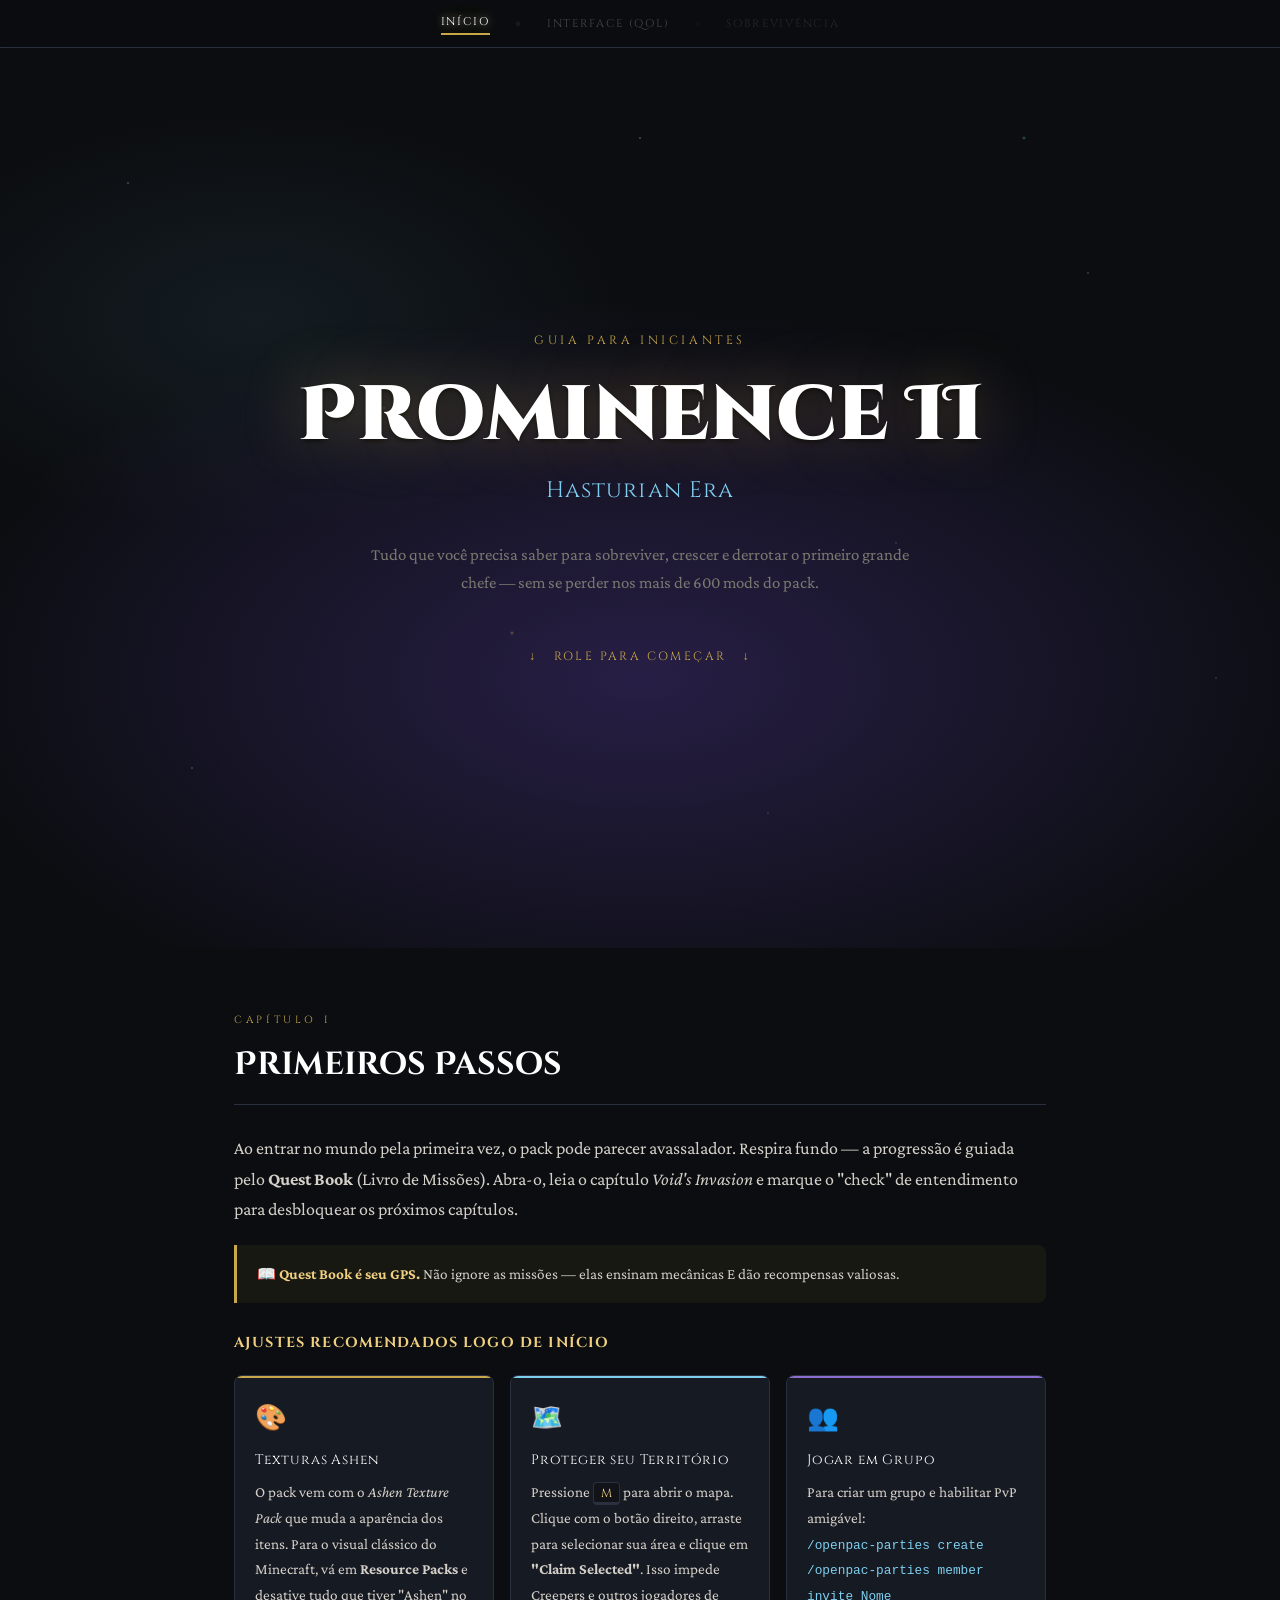
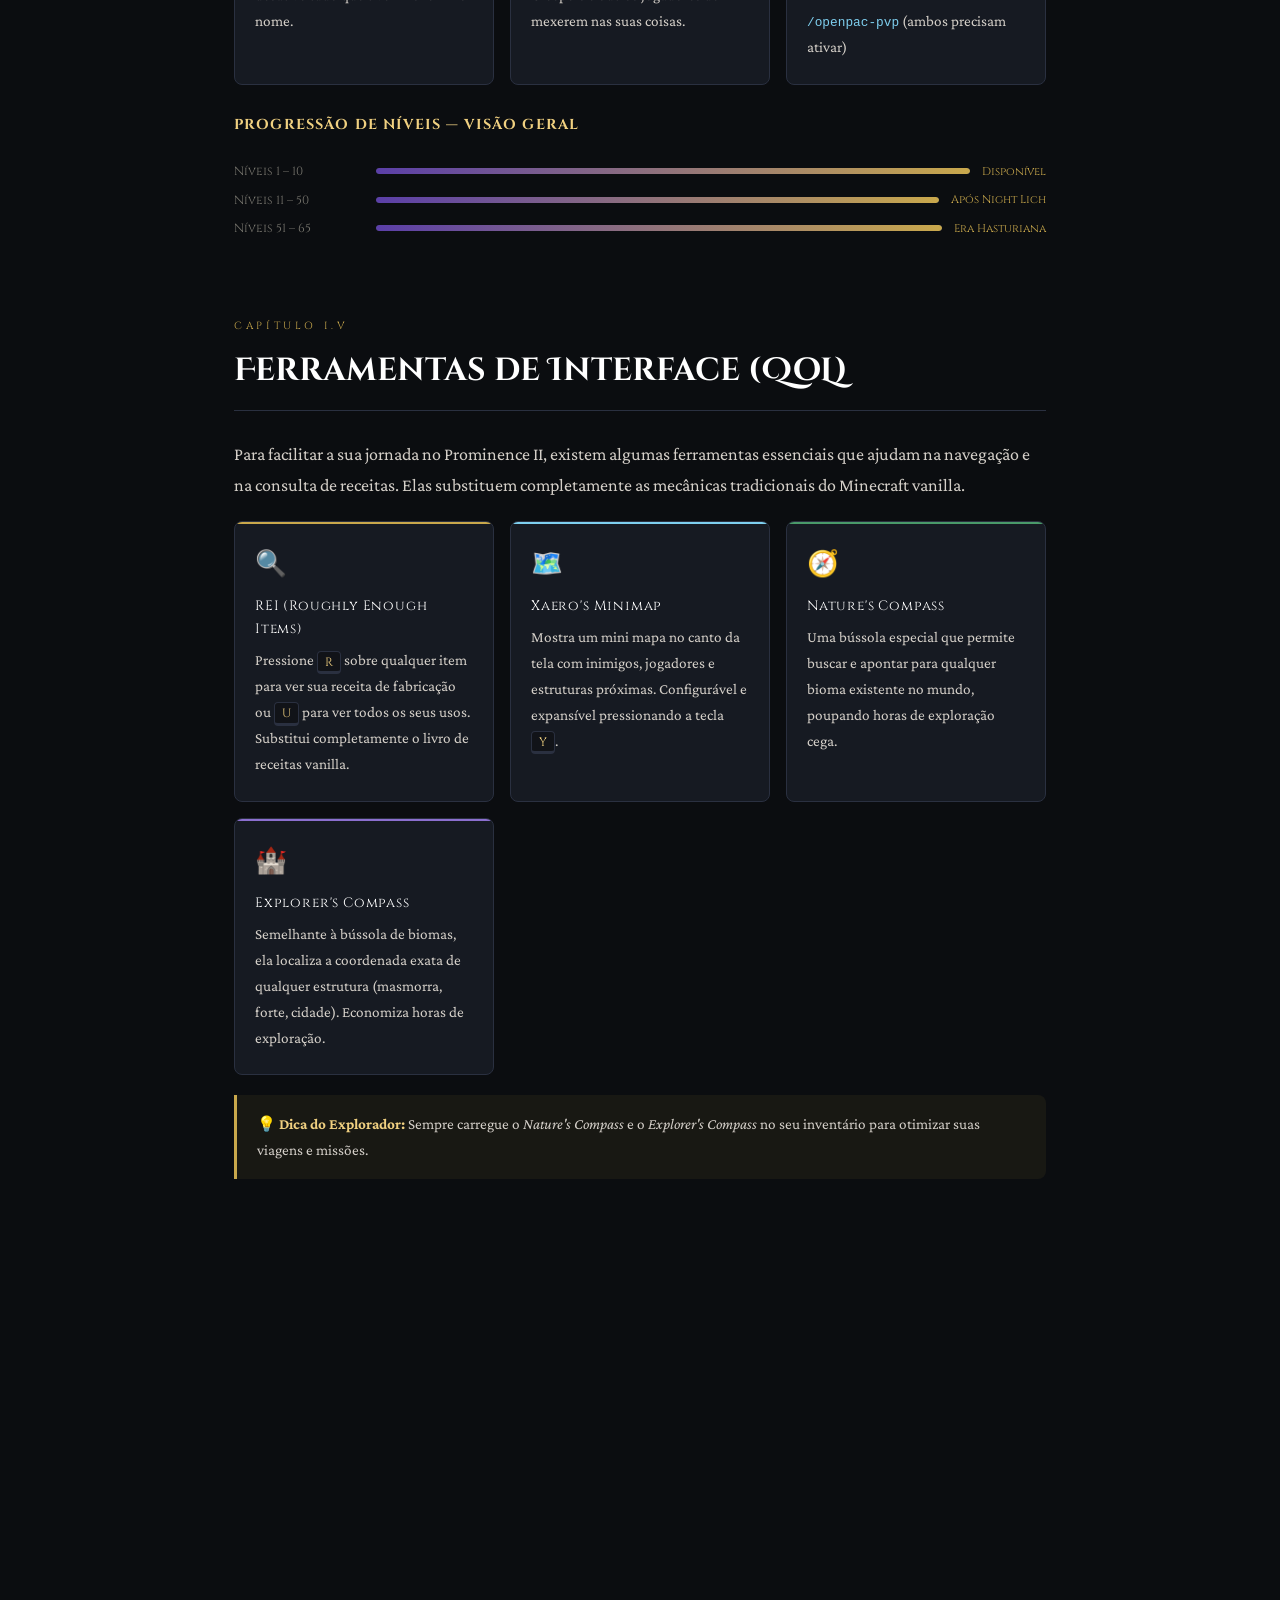
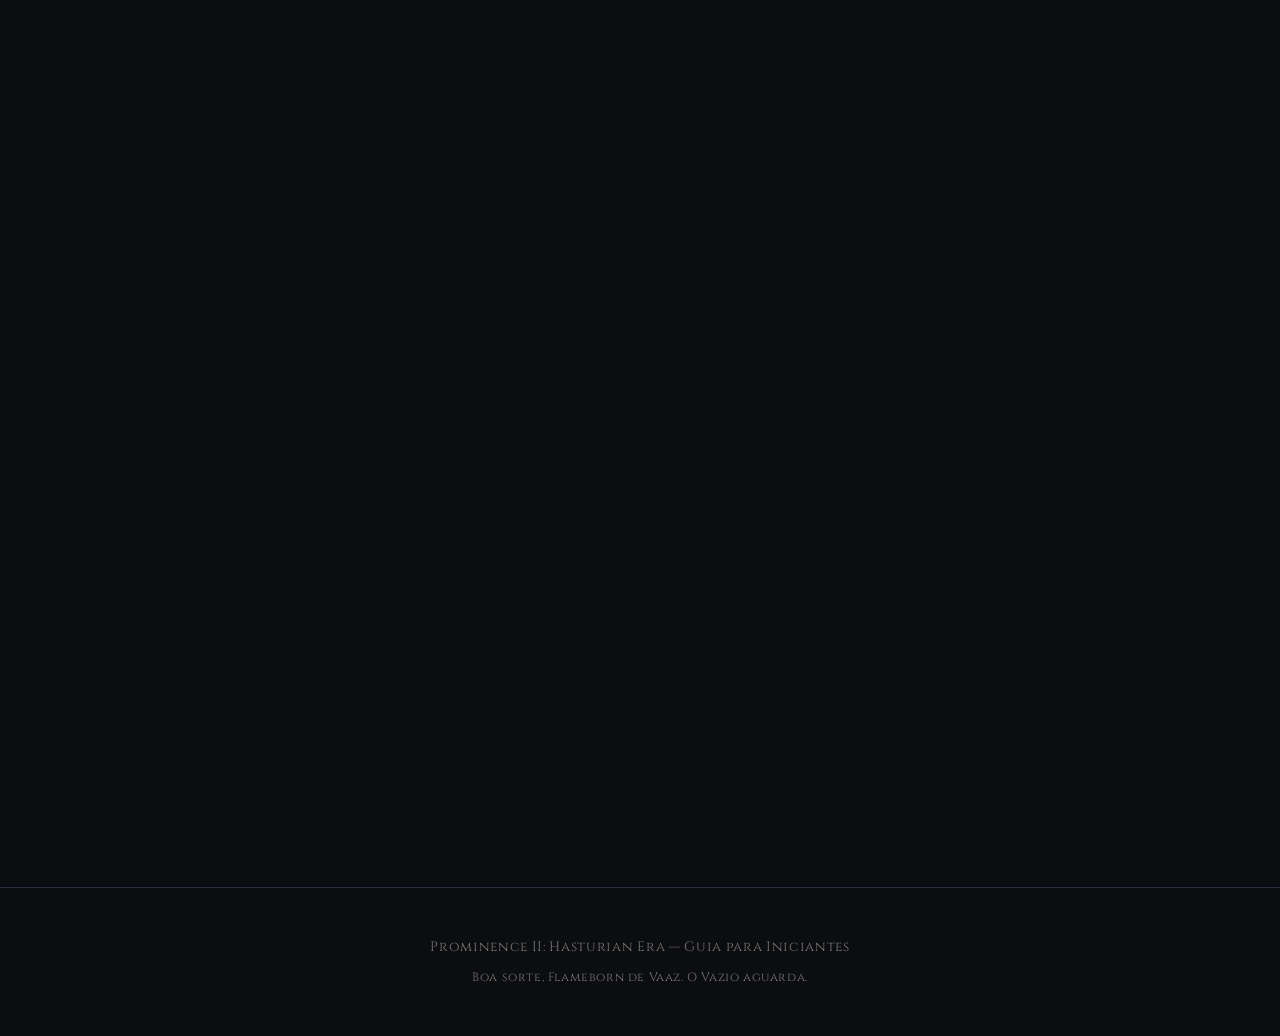
<file: index.html>
<!DOCTYPE html>
<html lang="pt-BR">
<head>
  <meta charset="UTF-8">
  <meta name="viewport" content="width=device-width, initial-scale=1.0">
  <title>Guia Iniciante — Prominence II: Hasturian Era</title>
  <link href="https://fonts.googleapis.com/css2?family=Cinzel+Decorative:wght@700;900&family=Cinzel:wght@400;600&family=Crimson+Pro:ital,wght@0,300;0,400;0,600;1,300;1,400&display=swap" rel="stylesheet">
  <link rel="stylesheet" href="assets/css/style.css">
</head>
<body>

<!-- NAV -->
<nav>
  <a href="#inicio">Início</a>
  <span class="nav-dot">◆</span>
  <a href="#qol">Interface (QoL)</a>
  <span class="nav-dot">◆</span>
  <a href="#sobrevivencia">Sobrevivência</a>
  <span class="nav-dot">◆</span>
  <a href="#combate">Combate</a>
  <span class="nav-dot">◆</span>
  <a href="#talentos">Talentos</a>
  <span class="nav-dot">◆</span>
  <a href="#classes">Classes</a>
  <span class="nav-dot">◆</span>
  <a href="#equipamentos">Equipamentos</a>
  <span class="nav-dot">◆</span>
  <a href="#masmorras">Masmorras</a>
  <span class="nav-dot">◆</span>
  <a href="#chefe">Chefes Cap. 1</a>
  <span class="nav-dot">◆</span>
  <a href="#endremastered">End Remastered</a>
  <span class="nav-dot">◆</span>
  <a href="#adastra">Ad Astra</a>
  <span class="nav-dot">◆</span>
  <a href="#hastur">Era Hasturiana</a>
  <span class="nav-dot">◆</span>
  <a href="#wikis">Wikis & Links</a>
</nav>

<!-- HERO -->
<header>
  <div class="stars"></div>
  <p class="hero-eyebrow">Guia para Iniciantes</p>
  <h1 class="hero-title">Prominence II</h1>
  <p class="hero-sub">Hasturian Era</p>
  <p class="hero-desc">Tudo que você precisa saber para sobreviver, crescer e derrotar o primeiro grande chefe — sem se perder nos mais de 600 mods do pack.</p>
  <p class="scroll-cta">↓ &nbsp; Role para começar &nbsp; ↓</p>
</header>

<main>
  <!-- O roteador SPA irá carregar as seções dinamicamente aqui -->
  <div id="content-area"></div>
  <div id="scroll-sentinel" style="height: 20px;"></div>
</main>


  <template id="page-adastra">
    <section class="section" id="adastra">
      <p class="section-label">Capítulo VIII</p>
      <h2 class="section-title">Exploração Espacial (Ad Astra)</h2>

      <p>A exploração espacial no modpack <strong>Ad Astra</strong> é um conteúdo de <em>mid/late game</em>. Ela permite que você construa foguetes, vista trajes espaciais e viaje para outros planetas e sistemas solares em busca de minérios avançados essenciais para as receitas de fim de jogo.</p>

      <h3 style="font-family:'Cinzel',serif;font-size:.9rem;letter-spacing:.08em;color:var(--gold2);margin:1.75rem 0 .75rem;text-transform:uppercase;">Tiers de Foguetes e Destinos</h3>
      <p>A progressão espacial é dividida em 4 tiers de foguetes, cada um construído com materiais do destino anterior:</p>

      <div class="tbl-wrap">
        <table>
          <thead>
            <tr>
              <th>Tier</th>
              <th>Material Principal</th>
              <th>Destino</th>
              <th>O que encontrar / Recursos</th>
            </tr>
          </thead>
          <tbody>
            <tr>
              <td><strong>Tier 1</strong></td>
              <td>Aço (Steel)</td>
              <td>Lua (Moon)</td>
              <td>Minério de <strong>Desh</strong> e Lunarian Traders (comerciantes locais).</td>
            </tr>
            <tr>
              <td><strong>Tier 2</strong></td>
              <td>Desh</td>
              <td>Marte (Mars)</td>
              <td>Martian Raptors, novos minérios e materiais avançados.</td>
            </tr>
            <tr>
              <td><strong>Tier 3</strong></td>
              <td>Ostrum</td>
              <td>Vênus / Mercúrio</td>
              <td>Ambiente com chuva ácida e temperaturas extremas. Exige blindagens adicionais.</td>
            </tr>
            <tr>
              <td><strong>Tier 4</strong></td>
              <td>Calorite</td>
              <td>Glacio (Proxima Centauri)</td>
              <td>Planeta gelado contendo o chefe <strong>The Fallen Icon</strong> e micro-atmosfera respirável.</td>
            </tr>
          </tbody>
        </table>
      </div>

      <h3 style="font-family:'Cinzel',serif;font-size:.9rem;letter-spacing:.08em;color:var(--gold2);margin:2rem 0 .75rem;text-transform:uppercase;">Preparação Espacial & Sobrevivência</h3>
      
      <div class="card-grid">
        <div class="card" style="--accent:var(--red)">
          <div class="card-icon">👨‍🚀</div>
          <div class="card-title">Netherite Space Suit</div>
          <div class="card-body">
            Para sobreviver sem oxigênio e às temperaturas do espaço, você <strong>precisará fabricar o Netherite Space Suit</strong>. Não viaje sem encher seus tanques de oxigênio!
          </div>
        </div>
        <div class="card" style="--accent:var(--ice)">
          <div class="card-icon">❄️</div>
          <div class="card-title">Atmosfera de Glacio</div>
          <div class="card-body">
            <strong>Glacio</strong> é o único destino onde é possível remover o capacete em certas áreas protegidas e respirar de forma natural, apesar do frio extremo.
          </div>
        </div>
        <div class="card" style="--accent:var(--void2)">
          <div class="card-icon">👹</div>
          <div class="card-title">The Fallen Icon</div>
          <div class="card-body">
            O terrível chefe <strong>The Fallen Icon</strong> habita as profundezas do planeta Glacio. Prepare-se para uma das lutas mais complexas do late game.
          </div>
        </div>
      </div>
    </section>

  </template>
  <template id="page-chefe">
    <section class="section" id="chefe">
      <p class="section-label">Capítulo VII</p>
      <h2 class="section-title">Chefes do Capítulo 1 (Void's Invasion)</h2>

      <p>A progressão no Capítulo 1 exige a derrota de 5 chefes obrigatórios. Ao atingir o nível 10, sua progressão de talentos será <strong>bloqueada</strong> até você derrotar o primeiro grande chefe: o <strong>Night Lich</strong>. Após derrotá-lo, o limite de nível de talento é expandido para 50, abrindo o caminho para os outros chefes necessários para fechar o capítulo.</p>

      <!-- NIGHT LICH -->
      <div class="boss-block">
        <div class="boss-name">☽ Night Lich</div>
        <p>Um chefe voador e de ataque à distância que habita uma torre sombria. Recomendado ter pelo menos <strong>armadura de ferro ou aço</strong>, <strong>arco com flechas</strong> e alguns <strong>Health Flasks</strong> das Mine Cells.</p>

        <h3 style="font-family:'Cinzel',serif;font-size:.85rem;letter-spacing:.08em;color:var(--void2);margin:1.5rem 0 .75rem;text-transform:uppercase;">Como Encontrar e Invocar</h3>

        <ol class="steps">
          <li>
            <span class="step-num"></span>
            <div class="step-content">
              <div class="step-title">Coletar 4 Soul Stars</div>
              <p>Mate monstros mortos-vivos (zumbis e esqueletos). Cada um tem ~2-3% de chance de soltar uma <strong>Soul Star</strong>. Você precisa de 4.</p>
            </div>
          </li>
          <li>
            <span class="step-num"></span>
            <div class="step-content">
              <div class="step-title">Localizar a Torre</div>
              <p>Arremesse as Soul Stars (como se fossem Pérolas do Ender). Elas vão indicar a <strong>direção da Lich Tower</strong>. Siga até encontrar a torre.</p>
            </div>
          </li>
          <li>
            <span class="step-num"></span>
            <div class="step-content">
              <div class="step-title">Suba ao Topo</div>
              <p>Escale a torre, evitando armadilhas e inimigos no caminho. Leve comida suficiente.</p>
            </div>
          </li>
          <li>
            <span class="step-num"></span>
            <div class="step-content">
              <div class="step-title">Invocar o Night Lich</div>
              <p>No topo, coloque as <strong>4 Soul Stars nos quatro altares</strong>. O chefe será invocado imediatamente.</p>
            </div>
          </li>
          <li>
            <span class="step-num"></span>
            <div class="step-content">
              <div class="step-title">A Batalha</div>
              <p>Ele voa e ataca à distância. <strong>Use arco ou magia</strong> — mesmo guerreiros devem ter um arco para este encontro. Fique em movimento, use os Health Flasks e seja persistente.</p>
            </div>
          </li>
        </ol>
      </div>

      <h3 style="font-family:'Cinzel',serif;font-size:.9rem;letter-spacing:.08em;color:var(--gold2);margin:2.5rem 0 .75rem;text-transform:uppercase;">Outros Chefes Obrigatórios do Capítulo 1</h3>
      <p>Após derrotar o Night Lich, você precisará encontrar e derrotar estes 4 chefes adicionais para fechar o capítulo e desbloquear os seguintes da invasão do Vazio:</p>

      <div class="tbl-wrap">
        <table>
          <thead>
            <tr>
              <th>Chefe</th>
              <th>Localização</th>
              <th>Descrição & Observações de Combate</th>
            </tr>
          </thead>
          <tbody>
            <tr>
              <td><strong>Nether Gauntlet</strong> 🥊</td>
              <td>Dimensão: <strong>Nether</strong></td>
              <td>Sentinela de fogo flutuante. Causa dano de fogo constante; é altamente recomendável levar poções de resistência a fogo.</td>
            </tr>
            <tr>
              <td><strong>Blackstone Golem</strong> 🪨</td>
              <td>Dimensão: <strong>Nether</strong></td>
              <td>Guerreiro de pedra massivo. Causa dano físico extremo a curta distância. Mantenha distância e utilize ataques de longo alcance.</td>
            </tr>
            <tr>
              <td><strong>The Obsidilith</strong> 🌀</td>
              <td>Dimensão: <strong>Underworld</strong></td>
              <td>Entidade de obsidiana de fase avançada. Seus golpes causam quebra de postura. Prepare uma armadura robusta e devidamente reforjada (reforge gear) antes de enfrentá-lo.</td>
            </tr>
            <tr>
              <td><strong>The Eye</strong> 👁️</td>
              <td><strong>Dimensão Especial do Vazio</strong></td>
              <td>O chefe final que encerra a <em>Invasão do Vazio</em> no Capítulo 1. Uma luta complexa com várias fases e projéteis teleguiados.</td>
            </tr>
          </tbody>
        </table>
      </div>

      <div class="tip"><strong>🏆 Conclusão do Capítulo 1:</strong> Ao derrotar <strong>The Eye</strong>, a invasão do Vazio no capítulo 1 é totalmente vencida, liberando novos limites de nível e abrindo os capítulos de late game no Quest Book!</div>
    </section>

  </template>
  <template id="page-classes">
    <section class="section" id="classes">
      <p class="section-label">Capítulo IV</p>
      <h2 class="section-title">Classes e Arquétipos</h2>

      <p>Não existe uma classe "errada" — cada uma tem seu estilo de jogo. Escolha de acordo com como você prefere jogar.</p>

      <div class="class-grid">
        <div class="class-card" style="--accent:var(--red)">
          <div class="class-emoji">⚔️</div>
          <div class="class-name">Warrior</div>
          <div class="class-desc">Alto dano físico corpo a corpo. Mais fácil de aprender. Ótimo para iniciantes.</div>
        </div>
        <div class="class-card" style="--accent:#7a7870">
          <div class="class-emoji">🛡️</div>
          <div class="class-name">Protector</div>
          <div class="class-desc">Tanque do grupo. Alta vida e armadura. Perfeito para multiplayer.</div>
        </div>
        <div class="class-card" style="--accent:var(--green)">
          <div class="class-emoji">🏹</div>
          <div class="class-name">Ranger</div>
          <div class="class-desc">Dano à distância com arcos. Seguro contra chefes voadores. Recomendado para o Night Lich.</div>
        </div>
        <div class="class-card" style="--accent:var(--gold)">
          <div class="class-emoji">🗡️</div>
          <div class="class-name">Rogue</div>
          <div class="class-desc">Ataques ultra-rápidos em dual wielding. Bônus de 20%+ de velocidade de movimento.</div>
        </div>
        <div class="class-card" style="--accent:var(--void2)">
          <div class="class-emoji">🔮</div>
          <div class="class-name">Mage</div>
          <div class="class-desc">Arcano, Fogo ou Gelo. Alta exigência de skill. Dano devastador com runas e cajados.</div>
        </div>
        <div class="class-card" style="--accent:var(--ice)">
          <div class="class-emoji">💚</div>
          <div class="class-name">Healer</div>
          <div class="class-desc">Especialista em cura. Vital em servidores. Muito mais útil em grupo do que solo.</div>
        </div>
        <div class="class-card" style="--accent:#d4a0ff">
          <div class="class-emoji">🎵</div>
          <div class="class-name">Bard</div>
          <div class="class-desc">Suporte que dá buffs de dano e velocidade para o grupo. Excelente em multiplayer.</div>
        </div>
      </div>

      <div class="tip" style="margin-top:1.75rem"><strong>🎯 Recomendação para iniciantes:</strong> Comece como <strong>Warrior</strong> ou <strong>Ranger</strong>. São os mais intuitivos e funcionam bem mesmo sem dominar todos os sistemas.</div>

      <h3 style="font-family:'Cinzel',serif;font-size:.9rem;letter-spacing:.08em;color:var(--gold2);margin:1.75rem 0 .75rem;text-transform:uppercase;">Habilidades Ativas com Spellbinding</h3>
      <p>A <strong>Spellbinding Table</strong> (rodeada por estantes) permite criar livros de habilidade para sua classe. Coloque um livro normal + lapis-lazúli para criar manuais como o <em>Rogue Handbook</em> ou <em>Archery Manual</em>. Equipe o livro no slot de <strong>Trinkets</strong> para desbloquear habilidades ativas acionáveis por teclas.</p>
    </section>

  </template>
  <template id="page-combate">
    <section class="section" id="combate">
      <p class="section-label">Capítulo II.V</p>
      <h2 class="section-title">Sistema de Combate (Better Combat & Simply Swords)</h2>

      <p>O Prominence II altera radicalmente o combate padrão do Minecraft vanilla. Com o mod <strong>Better Combat</strong>, os combates são mais dinâmicos, rítmicos e exigem posicionamento preciso, lembrando mecânicas de jogos <em>Soulslike</em>.</p>

      <h3 style="font-family:'Cinzel',serif;font-size:.9rem;letter-spacing:.08em;color:var(--gold2);margin:1.75rem 0 .75rem;text-transform:uppercase;">Mecânicas do Better Combat</h3>
      <div class="card-grid">
        <div class="card" style="--accent:var(--red)">
          <div class="card-icon">⚔️</div>
          <div class="card-title">Hitbox Física Real</div>
          <div class="card-body">
            Suas armas agora têm volume físico real durante a animação de ataque. O dano é aplicado a todos os inimigos atingidos pela trajetória do golpe — não basta apenas apontar o cursor.
          </div>
        </div>
        <div class="card" style="--accent:var(--gold)">
          <div class="card-icon">⏱️</div>
          <div class="card-title">Timing Rítmico</div>
          <div class="card-body">
            Existe um tempo de preparação (upswing) e recuperação de postura. Atacar freneticamente sem ritmo fará você errar golpes. O combate recompensa paciência e precisão.
          </div>
        </div>
      </div>

      <h3 style="font-family:'Cinzel',serif;font-size:.9rem;letter-spacing:.08em;color:var(--gold2);margin:1.75rem 0 .75rem;text-transform:uppercase;">Novos Tipos de Armas (Simply Swords)</h3>
      <p>Diversos novos tipos de armas estão à sua disposição, cada uma com um estilo de jogo único e atributos de velocidade e alcance diferentes:</p>
      
      <div class="tbl-wrap">
        <table>
          <thead>
            <tr>
              <th>Arma</th>
              <th>Estilo de Uso / Vantagem</th>
            </tr>
          </thead>
          <tbody>
            <tr>
              <td><strong>Lança (Spear)</strong></td>
              <td>Longo alcance, permitindo manter distância segura dos inimigos.</td>
            </tr>
            <tr>
              <td><strong>Glaive</strong></td>
              <td>Excelente controle de área, ideal para combater grandes grupos de monstros.</td>
            </tr>
            <tr>
              <td><strong>Chakram</strong></td>
              <td>Arma arremessável, oferecendo uma opção de dano físico a distância.</td>
            </tr>
            <tr>
              <td><strong>Katana</strong></td>
              <td>Altíssima velocidade de ataque, escalando perfeitamente com builds baseadas em <em>Haste</em>.</td>
            </tr>
            <tr>
              <td><strong>Rapier</strong></td>
              <td>Perfuração extremamente rápida, ignorando parte da armadura dos oponentes.</td>
            </tr>
            <tr>
              <td><strong>Greathammer</strong></td>
              <td>Dano massivo e lento, excelente para quebrar defesas e bloqueios inimigos.</td>
            </tr>
          </tbody>
        </table>
      </div>

      <h3 style="font-family:'Cinzel',serif;font-size:.9rem;letter-spacing:.08em;color:var(--gold2);margin:1.75rem 0 .75rem;text-transform:uppercase;">Armas Lendárias & Evolução</h3>
      <p>As armas lendárias mais poderosas do modpack possuem linhas evolutivas. Ao derrotar chefes como o <em>Ender Dragon</em> ou o <em>Wither</em>, ou ao usar <strong>Contained Remnants</strong>, você pode despertá-las:</p>

      <div class="tbl-wrap">
        <table>
          <thead>
            <tr>
              <th>Linha Evolutiva</th>
              <th>Estágio 1</th>
              <th>Estágio 2</th>
              <th>Estágio Final</th>
              <th>Especialidade</th>
            </tr>
          </thead>
          <tbody>
            <tr>
              <td><strong>Lichblade</strong></td>
              <td>Slumbering</td>
              <td>Waking</td>
              <td><strong style="color:var(--void2)">Awakened Lichblade</strong></td>
              <td>Roubo de vida (lifesteal) e magia sombria.</td>
            </tr>
            <tr>
              <td><strong>Relic Solar</strong></td>
              <td>Dormant Relic</td>
              <td>Righteous Relic</td>
              <td><strong style="color:var(--gold)">Sunfire</strong></td>
              <td>Dano em área e bônus massivo contra mortos-vivos.</td>
            </tr>
            <tr>
              <td><strong>Relic do Vazio</strong></td>
              <td>Dormant Relic</td>
              <td>Tainted Relic</td>
              <td><strong style="color:var(--ice)">Harbinger</strong></td>
              <td>Foco em dano extremo contra alvo único.</td>
            </tr>
          </tbody>
        </table>
      </div>

      <div class="warn">
        <strong>⚠️ Decisão Irreversível:</strong> A escolha de evolução de uma relíquia adormecida (Dormant Relic) para o caminho <strong>Solar (Sunfire)</strong> ou do <strong>Vazio (Harbinger)</strong> é <strong>definitiva e permanente</strong>. Escolha com sabedoria de acordo com a build da sua classe.
      </div>
    </section>

  </template>
  <template id="page-endremastered">
    <section class="section" id="endremastered">
      <p class="section-label">Capítulo VII.V</p>
      <h2 class="section-title">End Remastered — Os 12 Olhos</h2>

      <p>Para alcançar a dimensão do <strong>The End</strong> e enfrentar o Ender Dragon, a mecânica clássica de usar Olhos de Ender comuns foi completamente desativada. Agora, você deve localizar e coletar <strong>12 olhos únicos</strong> diferentes dentre um total de 16 possíveis espalhados pelo mundo.</p>

      <h3 style="font-family:'Cinzel',serif;font-size:.9rem;letter-spacing:.08em;color:var(--gold2);margin:1.75rem 0 .75rem;text-transform:uppercase;">Localização dos Olhos Customizados</h3>
      <p>Aqui está a lista completa de onde encontrar ou como fabricar cada um dos olhos necessários:</p>

      <div class="tbl-wrap">
        <table>
          <thead>
            <tr>
              <th>Olho</th>
              <th>Onde encontrar / Como obter</th>
            </tr>
          </thead>
          <tbody>
            <tr>
              <td><strong>Old Eye</strong> 👁️</td>
              <td>Encontrado em baús dentro de <strong>Pirâmides do Deserto</strong>.</td>
            </tr>
            <tr>
              <td><strong>Nether Eye</strong> 🔥</td>
              <td>Encontrado em baús nas <strong>Fortalezas do Nether</strong>.</td>
            </tr>
            <tr>
              <td><strong>Cold Eye</strong> ❄️</td>
              <td>Escondido em baús dentro de <strong>Iglus</strong>.</td>
            </tr>
            <tr>
              <td><strong>Rogue Eye</strong> 🍃</td>
              <td>Encontrado em baús nas <strong>Pirâmides da Selva</strong>.</td>
            </tr>
            <tr>
              <td><strong>Black Eye</strong> ☠️</td>
              <td>Encontrado em baús de <strong>Tesouros Enterrados</strong> (mapas de naufrágios).</td>
            </tr>
            <tr>
              <td><strong>Magical Eye</strong> ✨</td>
              <td>Drop garantido ao derrotar um <strong>Evoker</strong> (Invocador) em Mansões ou Invasões.</td>
            </tr>
            <tr>
              <td><strong>Lost Eye</strong> ⛏️</td>
              <td>Encontrado em baús dentro de poços de minas abandonados (<strong>Mineshafts</strong>).</td>
            </tr>
            <tr>
              <td><strong>Corrupted Eye</strong> 👿</td>
              <td>Encontrado em baús dentro de <strong>Postos Avançados de Pillagers</strong>.</td>
            </tr>
            <tr>
              <td><strong>Wither Eye</strong> 💀</td>
              <td>Drop obtido ao derrotar o chefe <strong>Wither</strong>.</td>
            </tr>
            <tr>
              <td><strong>Guardian Eye</strong> 🔱</td>
              <td>Drop obtido ao derrotar o <strong>Elder Guardian</strong> em Monumentos Oceânicos.</td>
            </tr>
            <tr>
              <td><strong>Witch Eye</strong> 🧙‍♀️</td>
              <td>Fabricado combinando uma pupila de Bruxa com outros ingredientes mágicos.</td>
            </tr>
            <tr>
              <td><strong>Cursed Eye</strong> ☄️</td>
              <td>Encontrado em baús dentro de <strong>Bastiões</strong> no Nether.</td>
            </tr>
            <tr>
              <td><strong>Exotic Eye</strong> 🐠</td>
              <td>Fabricado a partir de itens aquáticos raros.</td>
            </tr>
            <tr>
              <td><strong>Evil Eye</strong> 🪙</td>
              <td>Comprado com um Aldeão <strong>Clérigo no nível Mestre</strong>.</td>
            </tr>
            <tr>
              <td><strong>Undead Eye</strong> ⚡</td>
              <td>Fabricado com uma <em>Undead Soul</em> (obtida de cavalos esqueletos mortos por raios).</td>
            </tr>
            <tr>
              <td><strong>Cryptic Eye</strong> 🔮</td>
              <td>Uma pequena chance de ser obtido aleatoriamente ao encantar itens na mesa de encantamentos.</td>
            </tr>
          </tbody>
        </table>
      </div>

      <div class="tip">
        <strong>🧭 Dica de Ouro:</strong> Muitas dessas estruturas são difíceis de encontrar explorando sem rumo. Fabrique e utilize o <strong>Explorer's Compass</strong> para rastrear e obter as coordenadas exatas de templos, pirâmides e fortalezas rapidamente.
      </div>
    </section>

  </template>
  <template id="page-equipamentos">
    <section class="section" id="equipamentos">
      <p class="section-label">Capítulo V</p>
      <h2 class="section-title">Equipamentos, Reforja & Encantamentos</h2>

      <p>Melhorar seus equipamentos é crucial no Prominence II. O modpack altera o sistema de raridades de itens, adiciona a reforja de atributos e expande a mesa de encantamentos até o nível 100 com o mod <strong>Zenith (Apotheosis)</strong>.</p>

      <h3 style="font-family:'Cinzel',serif;font-size:.9rem;letter-spacing:.08em;color:var(--gold2);margin:1.75rem 0 .75rem;text-transform:uppercase;">Raridades de Itens</h3>
      <p>Itens têm raridades que afetam muito seu desempenho. Da mais fraca à mais forte:</p>
      <div style="margin:.75rem 0 1.25rem">
        <span class="badge">Comum</span>
        <span class="badge blue">Incomum</span>
        <span class="badge blue">Raro</span>
        <span class="badge purple">Épico</span>
        <span class="badge" style="background:rgba(240,208,128,.1);border-color:rgba(240,208,128,.4);color:var(--gold2)">Lendário</span>
        <span class="badge red">Mítico</span>
      </div>

      <h3 style="font-family:'Cinzel',serif;font-size:.9rem;letter-spacing:.08em;color:var(--gold2);margin:1.75rem 0 .75rem;text-transform:uppercase;">Como Reforjar na Bigorna</h3>
      <p>Na <strong>Bigorna (Anvil)</strong>, acesse a aba <em>Reforge Gear</em>. Você precisa do item com durabilidade cheia, mais o material base e o material de reforja específico:</p>

      <div class="tbl-wrap">
        <table>
          <thead>
            <tr><th>Material</th><th>Tier</th><th>Raridades possíveis</th><th>Onde encontrar</th></tr>
          </thead>
          <tbody>
            <tr>
              <td><strong>Limestone Chunks</strong></td>
              <td>1</td>
              <td>Comum → Épico</td>
              <td>Stonecutter com blocos de Limestone ou Diorite</td>
            </tr>
            <tr>
              <td><strong>Pyrite</strong></td>
              <td>2</td>
              <td>Incomum → Lendário</td>
              <td>Mineração no <strong>Nether</strong></td>
            </tr>
            <tr>
              <td><strong>Galena Ore</strong></td>
              <td>3</td>
              <td>Raro → Mítico</td>
              <td>Mineração no <strong>End</strong></td>
            </tr>
          </tbody>
        </table>
      </div>

      <div class="warn"><strong>⚠️ Atenção:</strong> O Luck (Sorte) de seu personagem fornece uma influência direta no resultado da reforja. Se quiser atributos melhores, invista pontos em Luck na árvore de talentos antes de reforjar.</div>

      <h3 style="font-family:'Cinzel',serif;font-size:.9rem;letter-spacing:.08em;color:var(--gold2);margin:2.5rem 0 .75rem;text-transform:uppercase;">Encantamentos Avançados (Zenith / Apotheosis)</h3>
      <p>A mesa de encantamentos padrão do Minecraft vanilla é limitada ao nível 30. Com o mod <strong>Zenith</strong>, você pode evoluí-la até o <strong>nível 100</strong>. Essa progressão é dividida em 3 fases de construção de estantes especiais:</p>

      <div class="tbl-wrap">
        <table>
          <thead>
            <tr>
              <th>Fase</th>
              <th>XP Mínimo</th>
              <th>Estantes Utilizadas</th>
              <th>Objetivo / Benefício</th>
            </tr>
          </thead>
          <tbody>
            <tr>
              <td><strong>Marítima</strong> 🌊</td>
              <td>45</td>
              <td>Infused Seashelf, Heart-Forged Seashelf, Crystalline Shellshelf</td>
              <td>Estabelecer a base do sistema de alta potência.</td>
            </tr>
            <tr>
              <td><strong>Abissal</strong> 🌋</td>
              <td>60</td>
              <td>Soul-Touched Shelves, Echoing Shelves, Sculkshelves</td>
              <td>Amplificação caótica, aumentando a variabilidade e poder.</td>
            </tr>
            <tr>
              <td><strong>Dracônica</strong> 🐉</td>
              <td>80</td>
              <td>End-Fused Rectification Shelf, Draconic Endshelf</td>
              <td>Desbloqueio definitivo do nível 100 de encantamento.</td>
            </tr>
          </tbody>
        </table>
      </div>

      <h3 style="font-family:'Cinzel',serif;font-size:.9rem;letter-spacing:.08em;color:var(--gold2);margin:2rem 0 .75rem;text-transform:uppercase;">Infusões e Utilitários de Mesa</h3>
      <p>Além de aumentar o nível máximo de encantamentos, a geometria das prateleiras e itens especiais de Zenith permitem criar utilitários únicos:</p>

      <div class="card-grid">
        <div class="card" style="--accent:var(--gold)">
          <div class="card-icon">🧪</div>
          <div class="card-title">Amuletos de Poção Inquebráveis</div>
          <div class="card-body">
            Infundir <em>Potion Charms</em> na mesa de encantamentos avançada permite torná-los inquebráveis, concedendo efeitos passivos permanentes como Força ou Visão Noturna.
          </div>
        </div>
        <div class="card" style="--accent:var(--ice)">
          <div class="card-icon">📖</div>
          <div class="card-title">Tomos Extração (Tomes)</div>
          <div class="card-body">
            Permite criar livros especiais (como o <em>Tome of Extraction</em>) capazes de remover encantamentos específicos de um item sem destruí-lo no processo.
          </div>
        </div>
      </div>
    </section>

  </template>
  <template id="page-hastur">
    <section class="section" id="hastur">
      <p class="section-label">Capítulo IX</p>
      <h2 class="section-title">Era Hasturiana & Eldritch End</h2>

      <p>A <strong>Era Hasturiana</strong> representa o conteúdo de <em>end game</em> definitivo do modpack. Ao explorar a dimensão do The End, você descobrirá que o bioma está corrompido pela influência de Hastur, introduzindo perigos ambientais extremos e o confronto com o chefe supremo.</p>

      <h3 style="font-family:'Cinzel',serif;font-size:.9rem;letter-spacing:.08em;color:var(--gold2);margin:1.75rem 0 .75rem;text-transform:uppercase;">O Perigo da Corrupção (Eldritch Corruption)</h3>
      <p>Ao entrar nos biomas corrompidos do End, um debuff ambiental drena continuamente seus atributos físicos e mágicos. Para sobreviver e combater essa influência, você precisará forjar equipamentos de proteção especial:</p>

      <div class="card-grid">
        <div class="card" style="--accent:var(--void2)">
          <div class="card-icon">💀</div>
          <div class="card-title">Minério de Etyrite</div>
          <div class="card-body">
            Um minério extremamente raro encontrado apenas nas profundezas das ilhas do End corrompido. É a base para a criação dos equipamentos mais fortes de proteção.
          </div>
        </div>
        <div class="card" style="--accent:var(--gold)">
          <div class="card-icon">🛡️</div>
          <div class="card-title">Sistema de Infusão</div>
          <div class="card-body">
            Encontre <em>Smithing Templates</em> nas End Cities e use a mesa de ferraria para infundir suas armaduras com <strong>Etyrite</strong>. Cada peça equipada concede <strong>+5 de resistência à corrupção</strong>.
          </div>
        </div>
      </div>

      <h3 style="font-family:'Cinzel',serif;font-size:.9rem;letter-spacing:.08em;color:var(--gold2);margin:2rem 0 .75rem;text-transform:uppercase;">Ritual de Invocação do Chefe Final: The Faceless</h3>
      <p>Para invocar o governante oculto dessa era, <strong>The Faceless</strong>, você deve preparar uma estrutura ritualística específica em uma área plana:</p>

      <ol class="steps">
        <li>
          <span class="step-num"></span>
          <div class="step-content">
            <div class="step-title">Posicione o Pedestal Eldritch</div>
            <p>Coloque 1 <strong>Eldritch Pedestal</strong> no centro da sua área ritual.</p>
          </div>
        </li>
        <li>
          <span class="step-num"></span>
          <div class="step-content">
            <div class="step-title">Cercar com Pedestais Abissais</div>
            <p>Posicione 4 <strong>Abysmal Pedestals</strong> ao redor do pedestal central (formando uma cruz ou círculo nos quatro pontos cardeais).</p>
          </div>
        </li>
        <li>
          <span class="step-num"></span>
          <div class="step-content">
            <div class="step-title">Acender Velas Negras</div>
            <p>Coloque e acenda <strong>velas negras</strong> (Black Candles) sobre cada um dos pedestais periféricos (os pedestais abissais).</p>
          </div>
        </li>
        <li>
          <span class="step-num"></span>
          <div class="step-content">
            <div class="step-title">Sacrificar o Coração</div>
            <p>Coloque um <strong>Aberration Heart</strong> (Coração Aberrante) no pedestal central. O ritual se iniciará e o chefe final surgirá.</p>
          </div>
        </li>
      </ol>

      <div class="warn">
        <strong>⚠️ Preparação Extrema:</strong> The Faceless é o chefe mais difícil do modpack. Certifique-se de ter toda a sua armadura infundida com Etyrite, armas lendárias em estágio máximo de despertar e uma quantidade massiva de buffs de poção e regeneração.
      </div>
    </section>

  </template>
  <template id="page-inicio">
    <section class="section" id="inicio">
      <p class="section-label">Capítulo I</p>
      <h2 class="section-title">Primeiros Passos</h2>

      <p>Ao entrar no mundo pela primeira vez, o pack pode parecer avassalador. Respira fundo — a progressão é guiada pelo <strong>Quest Book</strong> (Livro de Missões). Abra-o, leia o capítulo <em>Void's Invasion</em> e marque o "check" de entendimento para desbloquear os próximos capítulos.</p>

      <div class="tip"><strong>📖 Quest Book é seu GPS.</strong> Não ignore as missões — elas ensinam mecânicas E dão recompensas valiosas.</div>

      <h3 style="font-family:'Cinzel',serif;font-size:.9rem;letter-spacing:.08em;color:var(--gold2);margin:1.75rem 0 .75rem;text-transform:uppercase;">Ajustes Recomendados Logo de Início</h3>

      <div class="card-grid">
        <div class="card" style="--accent:var(--gold)">
          <div class="card-icon">🎨</div>
          <div class="card-title">Texturas Ashen</div>
          <div class="card-body">O pack vem com o <em>Ashen Texture Pack</em> que muda a aparência dos itens. Para o visual clássico do Minecraft, vá em <strong>Resource Packs</strong> e desative tudo que tiver "Ashen" no nome.</div>
        </div>
        <div class="card" style="--accent:var(--ice)">
          <div class="card-icon">🗺️</div>
          <div class="card-title">Proteger seu Território</div>
          <div class="card-body">Pressione <kbd>M</kbd> para abrir o mapa. Clique com o botão direito, arraste para selecionar sua área e clique em <strong>"Claim Selected"</strong>. Isso impede Creepers e outros jogadores de mexerem nas suas coisas.</div>
        </div>
        <div class="card" style="--accent:var(--void2)">
          <div class="card-icon">👥</div>
          <div class="card-title">Jogar em Grupo</div>
          <div class="card-body">
            Para criar um grupo e habilitar PvP amigável:<br>
            <code style="font-size:.8rem;color:var(--ice)">/openpac-parties create</code><br>
            <code style="font-size:.8rem;color:var(--ice)">/openpac-parties member invite Nome</code><br>
            <code style="font-size:.8rem;color:var(--ice)">/openpac-pvp</code> (ambos precisam ativar)
          </div>
        </div>
      </div>

      <h3 style="font-family:'Cinzel',serif;font-size:.9rem;letter-spacing:.08em;color:var(--gold2);margin:1.75rem 0 .75rem;text-transform:uppercase;">Progressão de Níveis — Visão Geral</h3>

      <div class="prog-bar">
        <div class="prog-row">
          <span class="prog-label">Níveis 1 – 10</span>
          <div class="prog-track"><div class="prog-fill" style="--w:.15"></div></div>
          <span class="prog-val">Disponível</span>
        </div>
        <div class="prog-row">
          <span class="prog-label">Níveis 11 – 50</span>
          <div class="prog-track"><div class="prog-fill" style="--w:.62"></div></div>
          <span class="prog-val">Após Night Lich</span>
        </div>
        <div class="prog-row">
          <span class="prog-label">Níveis 51 – 65</span>
          <div class="prog-track"><div class="prog-fill" style="--w:1"></div></div>
          <span class="prog-val">Era Hasturiana</span>
        </div>
      </div>
    </section>

  </template>
  <template id="page-masmorras">
    <section class="section" id="masmorras">
      <p class="section-label">Capítulo VI</p>
      <h2 class="section-title">Mine Cells — Masmorras & Progressão</h2>

      <p>As <strong>Mine Cells</strong> (inspiradas no jogo <em>Dead Cells</em>) são excelentes fontes de recursos no início e meio do jogo. Acessadas através de portais dimensionais no Overworld, elas contêm uma progressão interna de masmorras com inimigos perigosos, itens exclusivos e chefes desafiadores.</p>

      <h3 style="font-family:'Cinzel',serif;font-size:.9rem;letter-spacing:.08em;color:var(--gold2);margin:1.75rem 0 .75rem;text-transform:uppercase;">Inimigos que Você Vai Encontrar</h3>
      <div class="card-grid">
        <div class="card" style="--accent:var(--red)">
          <div class="card-icon">🧟</div>
          <div class="card-title">Leaping Zombie</div>
          <div class="card-body">Saltam em cima de você. Mantenha distância e acerte enquanto estão no ar.</div>
        </div>
        <div class="card" style="--accent:var(--ice)">
          <div class="card-icon">🛡️</div>
          <div class="card-title">Shield Bearer</div>
          <div class="card-body">Bloqueiam na frente. Ataque pelas costas ou use habilidades que ignoram bloqueio.</div>
        </div>
        <div class="card" style="--accent:var(--gold)">
          <div class="card-icon">💣</div>
          <div class="card-title">Grenadier</div>
          <div class="card-body">Lançam explosivos à distância. Fique em movimento e chegue perto rápido.</div>
        </div>
        <div class="card" style="--accent:var(--void2)">
          <div class="card-icon">🦇</div>
          <div class="card-title">Mutated Bat</div>
          <div class="card-body">Voam de forma errática. Arcos ou magias funcionam melhor.</div>
        </div>
      </div>

      <h3 style="font-family:'Cinzel',serif;font-size:.9rem;letter-spacing:.08em;color:var(--gold2);margin:2rem 0 .75rem;text-transform:uppercase;">Progressão de Áreas (Ordem de Dificuldade)</h3>
      <p>As masmorras possuem uma ordem de avanço e dificuldade crescente. Use os portais de transição no final de cada área para progredir:</p>
      
      <ol class="steps">
        <li>
          <span class="step-num"></span>
          <div class="step-content">
            <div class="step-title">Prisoner's Quarters (Área de Entrada)</div>
            <p>A masmorra inicial. Inimigos básicos e bom para coletar os primeiros recursos (diamantes, esmeraldas e equipamentos comuns/incomuns).</p>
          </div>
        </li>
        <li>
          <span class="step-num"></span>
          <div class="step-content">
            <div class="step-title">Promenade of the Damned</div>
            <p>Uma área aberta na superfície. Inimigos mais perigosos aparecem aqui em bandos. Cuidado com armadilhas de espinhos no solo.</p>
          </div>
        </li>
        <li>
          <span class="step-num"></span>
          <div class="step-content">
            <div class="step-title">Ramparts (Muralhas)</div>
            <p>Os telhados e passarelas elevadas da prisão. Há muitos inimigos com ataques à distância e o perigo constante de queda fatal.</p>
          </div>
        </li>
        <li>
          <span class="step-num"></span>
          <div class="step-content">
            <div class="step-title">Black Bridge (Ponte Negra)</div>
            <p>A arena final e linear que conecta a prisão, servindo de palco para o confronto com os chefes da masmorra.</p>
          </div>
        </li>
      </ol>

      <h3 style="font-family:'Cinzel',serif;font-size:.9rem;letter-spacing:.08em;color:var(--gold2);margin:2rem 0 .75rem;text-transform:uppercase;">Itens e Armas Exclusivas</h3>
      <div class="card-grid">
        <div class="card" style="--accent:var(--green)">
          <div class="card-icon">🌿</div>
          <div class="card-title">Vine Rune (Runa de Vinha)</div>
          <div class="card-body">Item utilitário indispensável. Permite escalar e atravessar obstáculos de vegetação específicos dentro da masmorra para acessar salas secretas.</div>
        </div>
        <div class="card" style="--accent:var(--gold)">
          <div class="card-icon">🛠️</div>
          <div class="card-title">Unbreakable Cell Crafter</div>
          <div class="card-body">Uma bancada especial usada para fabricar as armas exclusivas desse mod. Alimente-a com <em>Monster Cells</em> coletadas nas masmorras.</div>
        </div>
        <div class="card" style="--accent:var(--ice)">
          <div class="card-icon">⚡</div>
          <div class="card-title">Armas Especiais</div>
          <div class="card-body">Equipamentos únicos como o <strong>Electric Whip</strong> (Chicote Elétrico) e espadas rápidas só podem ser fabricados ou encontrados dentro das Mine Cells.</div>
        </div>
      </div>

      <h3 style="font-family:'Cinzel',serif;font-size:.9rem;letter-spacing:.08em;color:var(--gold2);margin:2rem 0 .75rem;text-transform:uppercase;">Chefes das Mine Cells</h3>
      <p>Você pode invocar os chefes internos ativando as <strong>Spawner Runes</strong> encontradas em salas específicas ou no final da Black Bridge:</p>

      <div class="boss-block">
        <div class="boss-name">🛡️ Concierge</div>
        <p>Um chefe baseado em força bruta e ondas de choque. Seus padrões são lentos e previsíveis: pule suas ondas de fogo terrestres, mantenha distância quando ele ativar a barreira de espinhos vermelha e ataque logo após ele finalizar seus saltos.</p>
      </div>

      <div class="boss-block" style="border-color: var(--void2);">
        <div class="boss-name" style="color: var(--void2);">👁️ Conjunctivius</div>
        <p>Um molusco gigante flutuante com múltiplos tentáculos. O ponto fraco é o seu grande olho central. Foque em esquivar das investidas dos tentáculos que saem do chão e use ataques à distância ou magias no olho quando ele estiver vulnerável.</p>
      </div>

      <div class="tip"><strong>⚗️ Lembrete:</strong> Use os <strong>Health Flasks</strong> encontrados nas masmorras. Eles restauram 10% da sua vida instantaneamente e aplicam Regeneração IV, o que ajuda muito nos confrontos contra os chefes das Mine Cells.</div>
    </section>

  </template>
  <template id="page-qol">
    <section class="section" id="qol">
      <p class="section-label">Capítulo I.V</p>
      <h2 class="section-title">Ferramentas de Interface (QoL)</h2>

      <p>Para facilitar a sua jornada no Prominence II, existem algumas ferramentas essenciais que ajudam na navegação e na consulta de receitas. Elas substituem completamente as mecânicas tradicionais do Minecraft vanilla.</p>

      <div class="card-grid">
        <div class="card" style="--accent:var(--gold)">
          <div class="card-icon">🔍</div>
          <div class="card-title">REI (Roughly Enough Items)</div>
          <div class="card-body">
            Pressione <kbd>R</kbd> sobre qualquer item para ver sua receita de fabricação ou <kbd>U</kbd> para ver todos os seus usos. Substitui completamente o livro de receitas vanilla.
          </div>
        </div>
        <div class="card" style="--accent:var(--ice)">
          <div class="card-icon">🗺️</div>
          <div class="card-title">Xaero's Minimap</div>
          <div class="card-body">
            Mostra um mini mapa no canto da tela com inimigos, jogadores e estruturas próximas. Configurável e expansível pressionando a tecla <kbd>Y</kbd>.
          </div>
        </div>
        <div class="card" style="--accent:var(--green)">
          <div class="card-icon">🧭</div>
          <div class="card-title">Nature's Compass</div>
          <div class="card-body">
            Uma bússola especial que permite buscar e apontar para qualquer bioma existente no mundo, poupando horas de exploração cega.
          </div>
        </div>
        <div class="card" style="--accent:var(--void2)">
          <div class="card-icon">🏰</div>
          <div class="card-title">Explorer's Compass</div>
          <div class="card-body">
            Semelhante à bússola de biomas, ela localiza a coordenada exata de qualquer estrutura (masmorra, forte, cidade). Economiza horas de exploração.
          </div>
        </div>
      </div>

      <div class="tip"><strong>💡 Dica do Explorador:</strong> Sempre carregue o <em>Nature's Compass</em> e o <em>Explorer's Compass</em> no seu inventário para otimizar suas viagens e missões.</div>
    </section>

  </template>
  <template id="page-sobrevivencia">
    <section class="section" id="sobrevivencia">
      <p class="section-label">Capítulo II</p>
      <h2 class="section-title">Sobrevivência e Recursos</h2>

      <p>O Prominence II mantém as receitas básicas do vanilla, mas adiciona algumas mecânicas e ferramentas que mudam completamente como você joga nos primeiros dias.</p>

      <h3 style="font-family:'Cinzel',serif;font-size:.9rem;letter-spacing:.08em;color:var(--gold2);margin:1.75rem 0 .75rem;text-transform:uppercase;">Itens Essenciais do Início</h3>

      <div class="tbl-wrap">
        <table>
          <thead>
            <tr>
              <th>Item</th>
              <th>Para que serve</th>
              <th>Como obter</th>
            </tr>
          </thead>
          <tbody>
            <tr>
              <td><strong>Saco de Dormir</strong> 🛏️</td>
              <td>Pula a noite sem resetar seu ponto de respawn — ótimo para exploração longa.</td>
              <td>3 Lãs</td>
            </tr>
            <tr>
              <td><strong>Martelo (Hammer)</strong> 🔨</td>
              <td>Minera em área 3×3. Economiza tempo absurdo.</td>
              <td>3 Lingotes de Ferro ou Pedra (receita padrão)</td>
            </tr>
            <tr>
              <td><strong>Armadura de Aço</strong> ⚔️</td>
              <td>Superior ao ferro — e você pode conseguir <em>de graça</em> logo no início.</td>
              <td>Quest Book → Realms → Overworld → missão <em>"Space Station Mission"</em> → marque o check e receba blocos de aço!</td>
            </tr>
            <tr>
              <td><strong>Planador (Glider)</strong> 🪂</td>
              <td>Planar de pontos altos. Essencial para explorar biomas grandes.</td>
              <td>Crafting com asa esquerda + asa direita</td>
            </tr>
            <tr>
              <td><strong>Traveler's Backpack</strong> 🎒</td>
              <td>Mochila melhorável equipada nas costas. Indispensável para exploração.</td>
              <td>Crafting (pesquise no REI pressionando <kbd>R</kbd> sobre o item)</td>
            </tr>
          </tbody>
        </table>
      </div>

      <div class="tip"><strong>💡 Dica de Ouro:</strong> O sistema de corte de árvores usa "chops" (golpes). Árvores pequenas levam ~5 golpes; árvores enormes podem exigir 20+. Não fique parado esperando — continue atacando!</div>

      <h3 style="font-family:'Cinzel',serif;font-size:.9rem;letter-spacing:.08em;color:var(--gold2);margin:1.75rem 0 .75rem;text-transform:uppercase;">Armazenamento</h3>
      <p>Baús podem ser evoluídos: <strong>Madeira → Cobre → Ferro → Ouro → Diamante</strong>. Você não precisa quebrar o baú — basta usar um "Chest Upgrade". Baús de Diamante oferecem espaço enorme.</p>

      <h3 style="font-family:'Cinzel',serif;font-size:.9rem;letter-spacing:.08em;color:var(--gold2);margin:1.75rem 0 .75rem;text-transform:uppercase;">Locomoção Rápida</h3>
      <p><strong>Waystones</strong> são obeliscos encontrados em vilas que permitem teletransporte rápido entre pontos ativados. O custo é XP de encantamento, então mantenha seus níveis. Se estiver sem XP e precisar fugir, crie uma <em>Grindstone</em> no campo e desencante armas de inimigos para recuperar XP rapidinho.</p>
    </section>

  </template>
  <template id="page-talentos">
    <section class="section" id="talentos">
      <p class="section-label">Capítulo III</p>
      <h2 class="section-title">Sistema de Talentos</h2>

      <p>Pressione <kbd>N</kbd> para abrir a Árvore de Talentos. Este sistema é independente dos encantamentos tradicionais — é aqui que sua classe ganha identidade.</p>

      <div class="tip"><strong>📌 Pontos de Talento:</strong> Você ganha o primeiro ponto no nível 3 e depois a cada dois níveis (5, 7, 9...). Planeje bem — cada ponto conta!</div>

      <h3 style="font-family:'Cinzel',serif;font-size:.9rem;letter-spacing:.08em;color:var(--gold2);margin:1.75rem 0 .75rem;text-transform:uppercase;">Atributos Principais</h3>

      <div class="tbl-wrap">
        <table>
          <thead>
            <tr><th>Atributo</th><th>O que faz</th><th>Melhor para</th></tr>
          </thead>
          <tbody>
            <tr><td><strong>Haste</strong></td><td>Aumenta velocidade de ataque e troca de armas</td><td><span class="badge">Rogue</span></td></tr>
            <tr><td><strong>Health</strong></td><td>Total de pontos de vida</td><td><span class="badge">Protector</span></td></tr>
            <tr><td><strong>Stamina</strong></td><td>Reduz perda de fome passiva</td><td><span class="badge">Todos</span></td></tr>
            <tr><td><strong>Luck</strong></td><td>Qualidade de saques em baús e chance de reforja melhor</td><td><span class="badge">Exploradores</span></td></tr>
            <tr><td><strong>Lethality / Magic Pen</strong></td><td>Ignora % da armadura ou proteção mágica do inimigo</td><td><span class="badge">Warrior</span><span class="badge purple">Mage</span></td></tr>
            <tr><td><strong>Spell Crit / Haste</strong></td><td>Aumenta crítico e velocidade de conjuração</td><td><span class="badge purple">Mage</span></td></tr>
          </tbody>
        </table>
      </div>

      <h3 style="font-family:'Cinzel',serif;font-size:.9rem;letter-spacing:.08em;color:var(--gold2);margin:1.75rem 0 .75rem;text-transform:uppercase;">Resetando Talentos</h3>
      <p>Mudou de ideia? Você pode criar um <strong>Knowledge Scroll</strong> para resetar todos os pontos:</p>
      <div style="background:var(--card);border:1px solid var(--border);border-radius:var(--radius);padding:1rem 1.25rem;margin-top:.75rem;font-size:.95rem;">
        📜 Receita: <strong>4 Gravetos + 1 Bolsa de Tinta + 1 Papel</strong><br>
        <span style="color:var(--muted);font-size:.88rem;">Ou complete a missão de talentos no Quest Book para ganhar um gratuitamente.</span>
      </div>
    </section>

  </template>
  <template id="page-wikis">
    <section class="section" id="wikis">
      <p class="section-label">Referências</p>
      <h2 class="section-title">Wikis & Links Úteis</h2>

      <p>Para ir além deste guia, confira as documentações oficiais e recursos da comunidade. Cada link leva direto ao conteúdo relevante.</p>

      <h3 class="link-group-title">🏰 Prominence II — Oficial & Comunidade</h3>
      <div class="link-grid">
        <a class="link-card" href="https://rpg.prominence.wiki/hasturian-era" target="_blank" rel="noopener">
          <span class="link-icon">📖</span>
          <span class="link-info">
            <span class="link-name">Wiki Oficial — Hasturian Era</span>
            <span class="link-desc">Missões, lore, mecânicas e estatísticas oficiais dos desenvolvedores (Cinderstone Studios).</span>
          </span>
          <span class="link-arrow">↗</span>
        </a>
        <a class="link-card" href="https://jangro.com/2023/10/04/prominence-ii-2-fabric-minecraft-1-20-1-getting-started" target="_blank" rel="noopener">
          <span class="link-icon">🚀</span>
          <span class="link-info">
            <span class="link-name">Guia de Introdução (Jangro)</span>
            <span class="link-desc">Guia textual detalhado com os primeiros passos para quem vem do Vanilla.</span>
          </span>
          <span class="link-arrow">↗</span>
        </a>
        <a class="link-card" href="https://www.reddit.com/r/feedthebeast/comments/1f3431u/prominence_ii_tips_and_advice/" target="_blank" rel="noopener">
          <span class="link-icon">💬</span>
          <span class="link-info">
            <span class="link-name">Dicas da Comunidade (Reddit)</span>
            <span class="link-desc">Threads com dicas práticas de progressão, armazenamento e sobrevivência.</span>
          </span>
          <span class="link-arrow">↗</span>
        </a>
      </div>

      <h3 class="link-group-title">⚗️ Encantamentos & Magia</h3>
      <div class="link-grid">
        <a class="link-card" href="https://allthemods.github.io/alltheguides/atm9/apotheosis/" target="_blank" rel="noopener">
          <span class="link-icon">✨</span>
          <span class="link-info">
            <span class="link-name">Apotheosis / Zenith — Guia Completo</span>
            <span class="link-desc">Sistema de encantamentos até nível 100, forja de estantes (Seashelf → Draconic) e infusões.</span>
          </span>
          <span class="link-arrow">↗</span>
        </a>
        <a class="link-card" href="https://github.com/ZsoltMolnarrr/BetterCombat" target="_blank" rel="noopener">
          <span class="link-icon">⚔️</span>
          <span class="link-info">
            <span class="link-name">Better Combat — Repositório Oficial</span>
            <span class="link-desc">Como funciona o novo sistema de colisão 3D, animações e combate em área.</span>
          </span>
          <span class="link-arrow">↗</span>
        </a>
      </div>

      <h3 class="link-group-title">🏭 Tecnologia & Automação</h3>
      <div class="link-grid">
        <a class="link-card" href="https://guide.appliedenergistics.org/" target="_blank" rel="noopener">
          <span class="link-icon">💾</span>
          <span class="link-info">
            <span class="link-name">Applied Energistics 2 — Guia Oficial</span>
            <span class="link-desc">Redes ME, canais lógicos, armazenamento digital e auto-crafting avançado.</span>
          </span>
          <span class="link-arrow">↗</span>
        </a>
        <a class="link-card" href="https://allthemods.github.io/alltheguides/atm9/powah/" target="_blank" rel="noopener">
          <span class="link-icon">⚡</span>
          <span class="link-info">
            <span class="link-name">Powah! — Guia de Energia</span>
            <span class="link-desc">Reatores do Básico ao Nitro (50.000 RF/t), Uraninita e controle automático de carga.</span>
          </span>
          <span class="link-arrow">↗</span>
        </a>
        <a class="link-card" href="https://create.fandom.com/wiki/Getting_started" target="_blank" rel="noopener">
          <span class="link-icon">⚙️</span>
          <span class="link-info">
            <span class="link-name">Create Mod — Wiki de Início</span>
            <span class="link-desc">Engrenagens, força cinética, Crushing Wheels, caldeiras a vapor e fábricas mecânicas.</span>
          </span>
          <span class="link-arrow">↗</span>
        </a>
      </div>

      <h3 class="link-group-title">🌌 Dimensões & Exploração</h3>
      <div class="link-grid">
        <a class="link-card" href="https://www.curseforge.com/minecraft/mc-mods/minecells" target="_blank" rel="noopener">
          <span class="link-icon">🗝️</span>
          <span class="link-info">
            <span class="link-name">Mine Cells — Dead Cells Mod</span>
            <span class="link-desc">Masmorras roguelike, chefes Concierge e Conjunctivius, Spawner Runes e espólios.</span>
          </span>
          <span class="link-arrow">↗</span>
        </a>
        <a class="link-card" href="https://www.curseforge.com/minecraft/mc-mods/endremastered" target="_blank" rel="noopener">
          <span class="link-icon">👁️</span>
          <span class="link-info">
            <span class="link-name">End Remastered — Os 12 Olhos</span>
            <span class="link-desc">Localização exata dos 16 olhos customizados e como reativar o portal do End.</span>
          </span>
          <span class="link-arrow">↗</span>
        </a>
        <a class="link-card" href="https://ad-astra-mod.fandom.com/wiki/Ad_Astra_Mod_Wiki" target="_blank" rel="noopener">
          <span class="link-icon">🚀</span>
          <span class="link-info">
            <span class="link-name">Ad Astra — Wiki de Exploração Espacial</span>
            <span class="link-desc">Os 4 tiers de foguetes: Lua, Marte, Vênus/Mercúrio e Glacio (Proxima Centauri).</span>
          </span>
          <span class="link-arrow">↗</span>
        </a>
        <a class="link-card" href="https://rpg.prominence.wiki/mod/eldritch-end" target="_blank" rel="noopener">
          <span class="link-icon">🌀</span>
          <span class="link-info">
            <span class="link-name">Eldritch End — Era Hasturiana</span>
            <span class="link-desc">Sistema de Corrupção, ritual de invocação de The Faceless e infusão com Etyrite.</span>
          </span>
          <span class="link-arrow">↗</span>
        </a>
      </div>
    </section>

  </template>

<footer>
  <p>Prominence II: Hasturian Era — Guia para Iniciantes</p>
  <p style="margin-top:.5rem;font-size:.75rem;letter-spacing:.05em">Boa sorte, Flameborn de Vaaz. O Vazio aguarda.</p>
</footer>

<script src="assets/js/main.js"></script>
</body>
</html>
</file>
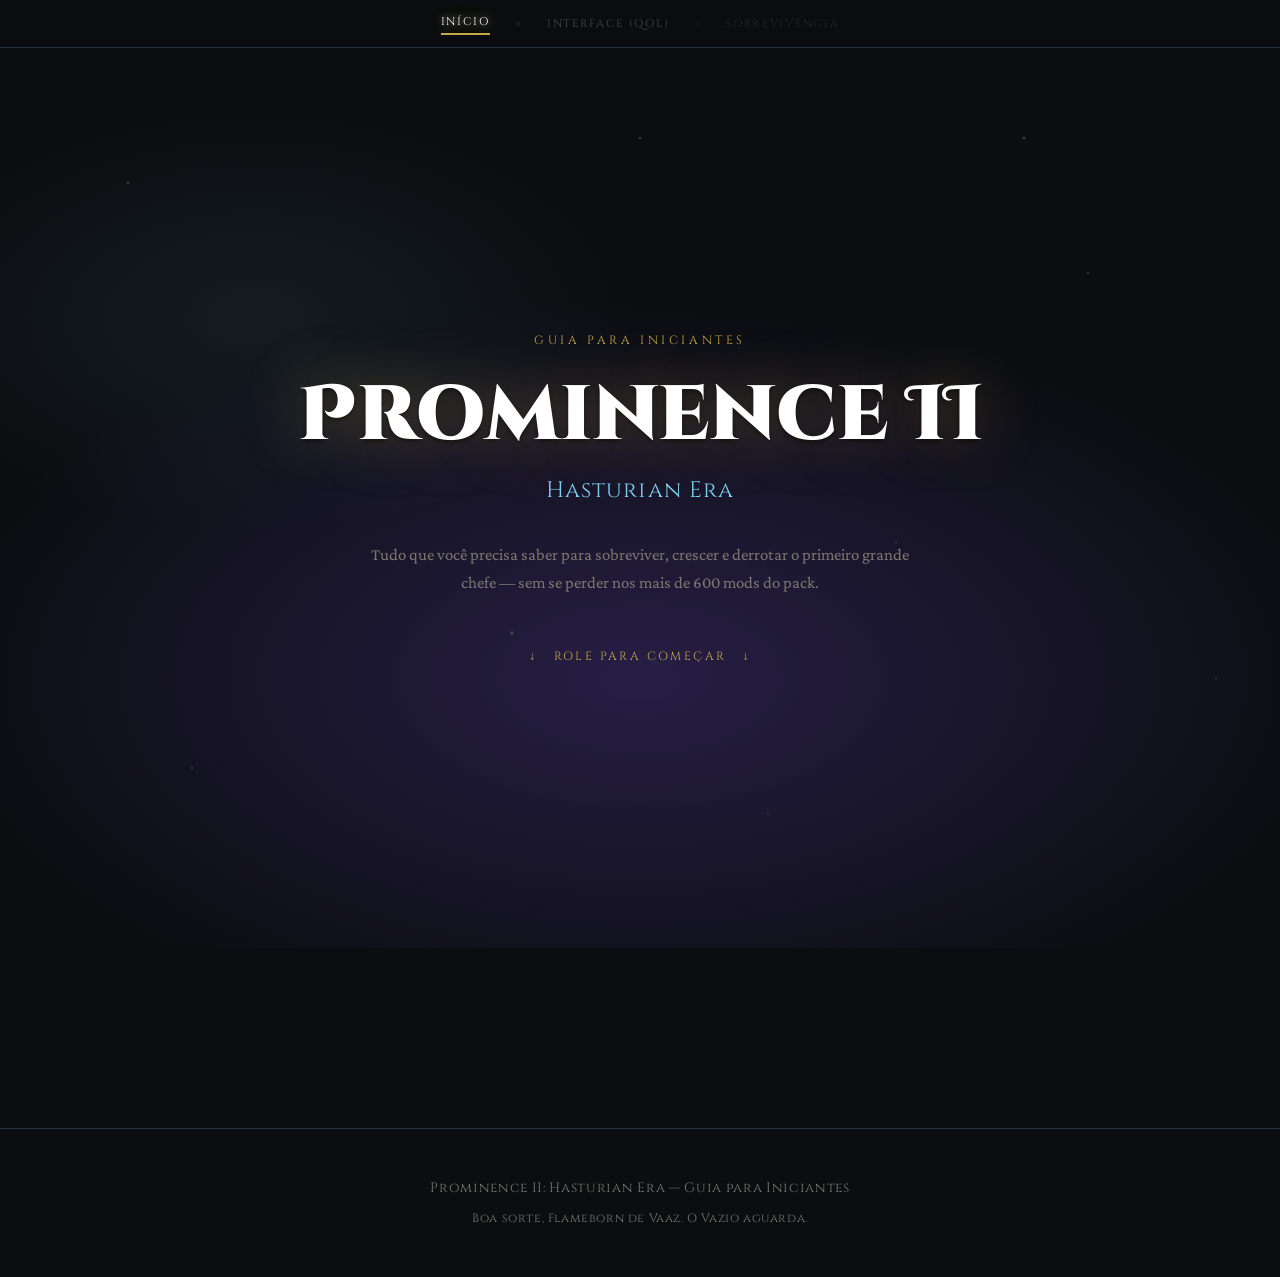
<file: index.src.html>
<!DOCTYPE html>
<html lang="pt-BR">
<head>
  <meta charset="UTF-8">
  <meta name="viewport" content="width=device-width, initial-scale=1.0">
  <title>Guia Iniciante — Prominence II: Hasturian Era</title>
  <link href="https://fonts.googleapis.com/css2?family=Cinzel+Decorative:wght@700;900&family=Cinzel:wght@400;600&family=Crimson+Pro:ital,wght@0,300;0,400;0,600;1,300;1,400&display=swap" rel="stylesheet">
  <link rel="stylesheet" href="assets/css/style.css">
</head>
<body>

<!-- NAV -->
<nav>
  <a href="#inicio">Início</a>
  <span class="nav-dot">◆</span>
  <a href="#qol">Interface (QoL)</a>
  <span class="nav-dot">◆</span>
  <a href="#sobrevivencia">Sobrevivência</a>
  <span class="nav-dot">◆</span>
  <a href="#combate">Combate</a>
  <span class="nav-dot">◆</span>
  <a href="#talentos">Talentos</a>
  <span class="nav-dot">◆</span>
  <a href="#classes">Classes</a>
  <span class="nav-dot">◆</span>
  <a href="#equipamentos">Equipamentos</a>
  <span class="nav-dot">◆</span>
  <a href="#masmorras">Masmorras</a>
  <span class="nav-dot">◆</span>
  <a href="#chefe">Chefes Cap. 1</a>
  <span class="nav-dot">◆</span>
  <a href="#endremastered">End Remastered</a>
  <span class="nav-dot">◆</span>
  <a href="#adastra">Ad Astra</a>
  <span class="nav-dot">◆</span>
  <a href="#hastur">Era Hasturiana</a>
  <span class="nav-dot">◆</span>
  <a href="#wikis">Wikis & Links</a>
</nav>

<!-- HERO -->
<header>
  <div class="stars"></div>
  <p class="hero-eyebrow">Guia para Iniciantes</p>
  <h1 class="hero-title">Prominence II</h1>
  <p class="hero-sub">Hasturian Era</p>
  <p class="hero-desc">Tudo que você precisa saber para sobreviver, crescer e derrotar o primeiro grande chefe — sem se perder nos mais de 600 mods do pack.</p>
  <p class="scroll-cta">↓ &nbsp; Role para começar &nbsp; ↓</p>
</header>

<main>
  <!-- O roteador SPA irá carregar as seções dinamicamente aqui -->
  <div id="content-area"></div>
  <div id="scroll-sentinel" style="height: 20px;"></div>
</main>

<!-- TEMPLATES_PLACEHOLDER -->

<footer>
  <p>Prominence II: Hasturian Era — Guia para Iniciantes</p>
  <p style="margin-top:.5rem;font-size:.75rem;letter-spacing:.05em">Boa sorte, Flameborn de Vaaz. O Vazio aguarda.</p>
</footer>

<script src="assets/js/main.js"></script>
</body>
</html>
</file>
<file: assets/css/style.css>
:root {
  --bg:        #0b0d10;
  --surface:   #111318;
  --card:      #161a22;
  --border:    #2a3040;
  --gold:      #c9a84c;
  --gold2:     #f0d080;
  --ice:       #7ecfef;
  --void:      #5b3fa8;
  --void2:     #8b6fcf;
  --red:       #c04040;
  --green:     #4a9a6a;
  --text:      #d4cfc8;
  --muted:     #7a7870;
  --radius:    8px;
}

* { margin:0; padding:0; box-sizing:border-box; }

html { scroll-behavior: smooth; }

body {
  background: var(--bg);
  color: var(--text);
  font-family: 'Crimson Pro', Georgia, serif;
  font-size: 18px;
  line-height: 1.7;
  overflow-x: hidden;
}

/* ── NOISE TEXTURE ── */
body::before {
  content:'';
  position:fixed; inset:0; pointer-events:none; z-index:0;
  background-image: url("data:image/svg+xml,%3Csvg viewBox='0 0 200 200' xmlns='http://www.w3.org/2000/svg'%3E%3Cfilter id='n'%3E%3CfeTurbulence type='fractalNoise' baseFrequency='0.85' numOctaves='4' stitchTiles='stitch'/%3E%3C/filter%3E%3Crect width='100%25' height='100%25' filter='url(%23n)' opacity='0.04'/%3E%3C/svg%3E");
  opacity: 0.4;
}

/* ── HERO ── */
header {
  position: relative;
  min-height: 100vh;
  display: flex; flex-direction: column;
  align-items: center; justify-content: center;
  text-align: center;
  padding: 3rem 2rem;
  overflow: hidden;
  background:
    radial-gradient(ellipse 80% 60% at 50% 70%, rgba(91,63,168,.35) 0%, transparent 70%),
    radial-gradient(ellipse 50% 40% at 20% 30%, rgba(126,207,239,.08) 0%, transparent 60%),
    var(--bg);
}

.stars {
  position: absolute; inset: 0; pointer-events: none;
  background-image:
    radial-gradient(1px 1px at 10% 15%, rgba(255,255,255,.6) 0%, transparent 100%),
    radial-gradient(1px 1px at 30% 40%, rgba(255,255,255,.4) 0%, transparent 100%),
    radial-gradient(1px 1px at 50% 10%, rgba(255,255,255,.7) 0%, transparent 100%),
    radial-gradient(1px 1px at 70% 55%, rgba(255,255,255,.3) 0%, transparent 100%),
    radial-gradient(1px 1px at 85% 25%, rgba(255,255,255,.5) 0%, transparent 100%),
    radial-gradient(1px 1px at 95% 70%, rgba(255,255,255,.4) 0%, transparent 100%),
    radial-gradient(1px 1px at 15% 80%, rgba(255,255,255,.5) 0%, transparent 100%),
    radial-gradient(1px 1px at 60% 85%, rgba(255,255,255,.3) 0%, transparent 100%),
    radial-gradient(2px 2px at 40% 65%, rgba(201,168,76,.5) 0%, transparent 100%),
    radial-gradient(2px 2px at 80% 10%, rgba(126,207,239,.4) 0%, transparent 100%);
}

.hero-eyebrow {
  font-family: 'Cinzel', serif;
  font-size: .75rem;
  letter-spacing: .3em;
  text-transform: uppercase;
  color: var(--gold);
  margin-bottom: 1.5rem;
  opacity: 0;
  animation: fadeUp .8s .2s forwards;
}

.hero-title {
  font-family: 'Cinzel Decorative', serif;
  font-size: clamp(2.2rem, 6vw, 5rem);
  font-weight: 900;
  line-height: 1.1;
  color: #fff;
  text-shadow: 0 0 60px rgba(201,168,76,.4), 0 2px 4px rgba(0,0,0,.8);
  opacity: 0;
  animation: fadeUp .8s .4s forwards;
}

.hero-sub {
  font-family: 'Cinzel', serif;
  font-size: clamp(1rem, 2vw, 1.4rem);
  color: var(--ice);
  margin-top: .75rem;
  letter-spacing: .05em;
  opacity: 0;
  animation: fadeUp .8s .6s forwards;
}

.hero-desc {
  max-width: 560px;
  margin: 2rem auto 0;
  font-size: 1.05rem;
  color: var(--muted);
  opacity: 0;
  animation: fadeUp .8s .8s forwards;
}

.scroll-cta {
  margin-top: 3rem;
  font-family: 'Cinzel', serif;
  font-size: .75rem;
  letter-spacing: .2em;
  color: var(--gold);
  text-transform: uppercase;
  opacity: 0;
  animation: fadeUp .8s 1s forwards, pulse 2s 2s infinite;
}

/* ── NAV BAR ── */
nav {
  position: sticky; top: 0; z-index: 100;
  background: rgba(11,13,16,.92);
  backdrop-filter: blur(12px);
  border-bottom: 1px solid var(--border);
  padding: .75rem 2rem;
  display: flex; align-items: center; justify-content: center;
  gap: clamp(.5rem, 2vw, 2rem);
  flex-wrap: wrap;
}

nav a {
  font-family: 'Cinzel', serif;
  font-size: .7rem;
  letter-spacing: .15em;
  text-transform: uppercase;
  color: var(--muted);
  text-decoration: none;
  transition: opacity .3s ease, color .3s ease, text-shadow .3s ease;
  white-space: nowrap;
}
nav a:hover { color: var(--gold); }

.nav-dot { color: var(--border); font-size: .5rem; }

/* ── LAYOUT ── */
main {
  position: relative; z-index: 1;
  max-width: 860px; margin: 0 auto;
  padding: 4rem 1.5rem 6rem;
}

/* ── SECTION HEADERS ── */
.section {
  margin-bottom: 5rem;
  opacity: 0;
  transform: translateY(24px);
  transition: opacity .6s, transform .6s;
}
.section.visible { opacity:1; transform:none; }

.section-label {
  font-family: 'Cinzel', serif;
  font-size: .65rem;
  letter-spacing: .35em;
  text-transform: uppercase;
  color: var(--gold);
  margin-bottom: .5rem;
}

.section-title {
  font-family: 'Cinzel Decorative', serif;
  font-size: clamp(1.4rem, 3vw, 2rem);
  color: #fff;
  border-bottom: 1px solid var(--border);
  padding-bottom: .75rem;
  margin-bottom: 1.75rem;
}

/* ── CARDS ── */
.card-grid {
  display: grid;
  grid-template-columns: repeat(auto-fill, minmax(240px, 1fr));
  gap: 1rem;
  margin-top: 1.25rem;
}

.card {
  background: var(--card);
  border: 1px solid var(--border);
  border-radius: var(--radius);
  padding: 1.25rem 1.25rem 1.5rem;
  position: relative;
  overflow: hidden;
  transition: border-color .2s, transform .2s;
}
.card:hover { border-color: var(--gold); transform: translateY(-2px); }

.card::before {
  content:'';
  position:absolute; top:0; left:0; right:0; height:2px;
  background: var(--accent, var(--gold));
}

.card-icon { font-size: 1.6rem; margin-bottom: .6rem; }
.card-title {
  font-family: 'Cinzel', serif;
  font-size: .85rem;
  letter-spacing: .06em;
  color: #fff;
  margin-bottom: .4rem;
}
.card-body { font-size: .95rem; color: var(--text); }

/* ── TIP BOX ── */
.tip {
  background: rgba(201,168,76,.07);
  border-left: 3px solid var(--gold);
  border-radius: 0 var(--radius) var(--radius) 0;
  padding: 1rem 1.25rem;
  margin: 1.25rem 0;
  font-size: .95rem;
}
.tip strong { color: var(--gold2); }

.warn {
  background: rgba(192,64,64,.08);
  border-left: 3px solid var(--red);
  border-radius: 0 var(--radius) var(--radius) 0;
  padding: 1rem 1.25rem;
  margin: 1.25rem 0;
  font-size: .95rem;
}
.warn strong { color: #e07070; }

/* ── PROGRESSION BAR ── */
.prog-bar {
  display: flex; flex-direction: column; gap: .5rem;
  margin: 1.5rem 0;
}
.prog-row {
  display: grid; grid-template-columns: 130px 1fr auto;
  align-items: center; gap: .75rem;
  font-size: .9rem;
}
.prog-label { font-family: 'Cinzel', serif; font-size: .75rem; color: var(--muted); }
.prog-track {
  height: 6px; background: var(--border); border-radius: 99px; overflow: hidden;
}
.prog-fill {
  height: 100%; background: linear-gradient(90deg, var(--void), var(--gold));
  border-radius: 99px;
  transform: scaleX(0); transform-origin: left;
  transition: transform 1s .3s ease;
}
.prog-fill.animate { transform: scaleX(1); }
.prog-val { font-family: 'Cinzel', serif; font-size: .7rem; color: var(--gold); white-space: nowrap; }

/* ── TABLE ── */
.tbl-wrap { overflow-x: auto; margin: 1.25rem 0; }
table {
  width: 100%; border-collapse: collapse;
  font-size: .9rem;
}
th {
  font-family: 'Cinzel', serif;
  font-size: .65rem; letter-spacing: .12em; text-transform: uppercase;
  color: var(--gold); text-align: left;
  padding: .6rem 1rem;
  border-bottom: 1px solid var(--border);
  background: var(--card);
}
td {
  padding: .65rem 1rem;
  border-bottom: 1px solid rgba(42,48,64,.5);
  vertical-align: top;
}
tr:hover td { background: rgba(255,255,255,.02); }

/* ── STEP LIST ── */
.steps { counter-reset: step; list-style: none; margin: 1.25rem 0; }
.steps li {
  counter-increment: step;
  display: flex; gap: 1rem;
  padding: 1rem 0;
  border-bottom: 1px solid rgba(42,48,64,.4);
}
.steps li:last-child { border-bottom: none; }
.step-num {
  font-family: 'Cinzel Decorative', serif;
  font-size: 1.1rem; color: var(--gold); min-width: 2rem; padding-top: .1rem;
}
.step-num::before { content: counter(step); }
.step-content {}
.step-title { font-family: 'Cinzel', serif; font-size: .9rem; color: #fff; margin-bottom: .25rem; }

/* ── CLASS GRID ── */
.class-grid {
  display: grid;
  grid-template-columns: repeat(auto-fill, minmax(170px, 1fr));
  gap: .75rem; margin-top: 1.25rem;
}
.class-card {
  background: var(--card); border: 1px solid var(--border);
  border-radius: var(--radius); padding: 1rem;
  cursor: default;
  transition: border-color .25s, transform .25s;
}
.class-card:hover { border-color: var(--accent, var(--gold)); transform: translateY(-3px); }
.class-emoji { font-size: 1.8rem; }
.class-name { font-family: 'Cinzel', serif; font-size: .78rem; letter-spacing: .06em; color: #fff; margin: .4rem 0 .25rem; }
.class-desc { font-size: .82rem; color: var(--muted); line-height: 1.5; }

/* ── BOSS BLOCK ── */
.boss-block {
  background: linear-gradient(135deg, rgba(91,63,168,.15), rgba(11,13,16,0) 60%),
              var(--card);
  border: 1px solid var(--void2);
  border-radius: var(--radius);
  padding: 1.75rem;
  margin-top: 1.25rem;
  position: relative; overflow: hidden;
}
.boss-block::after {
  content:'☽';
  position:absolute; right:1.5rem; top:1rem;
  font-size:4rem; opacity:.06; pointer-events:none;
}
.boss-name {
  font-family: 'Cinzel Decorative', serif;
  font-size: 1.3rem; color: var(--void2);
  margin-bottom: 1rem;
}

/* ── BADGE ── */
.badge {
  display: inline-block;
  font-family: 'Cinzel', serif;
  font-size: .62rem; letter-spacing: .1em; text-transform: uppercase;
  padding: .15rem .6rem;
  border-radius: 99px;
  background: rgba(201,168,76,.12);
  border: 1px solid rgba(201,168,76,.3);
  color: var(--gold);
  margin-right: .3rem; margin-bottom: .3rem;
}
.badge.blue { background: rgba(126,207,239,.1); border-color: rgba(126,207,239,.3); color: var(--ice); }
.badge.purple { background: rgba(91,63,168,.2); border-color: rgba(139,111,207,.4); color: var(--void2); }
.badge.red { background: rgba(192,64,64,.12); border-color: rgba(192,64,64,.3); color: #e07070; }

/* ── KEY HIGHLIGHT ── */
kbd {
  font-family: 'Cinzel', serif;
  font-size: .75rem;
  background: var(--surface);
  border: 1px solid var(--border);
  border-bottom: 3px solid var(--border);
  border-radius: 4px;
  padding: .1rem .45rem;
  color: var(--gold2);
}

/* ── DIVIDER ── */
.divider {
  border: none;
  height: 1px;
  background: linear-gradient(90deg, transparent, var(--border), transparent);
  margin: 3rem 0;
}

/* ── LINK CARDS ── */
.link-group-title {
  font-family: 'Cinzel', serif;
  font-size: .82rem;
  letter-spacing: .1em;
  text-transform: uppercase;
  color: var(--gold2);
  margin: 2rem 0 .75rem;
}

.link-grid {
  display: flex;
  flex-direction: column;
  gap: .6rem;
}

.link-card {
  display: flex;
  align-items: center;
  gap: 1rem;
  background: var(--card);
  border: 1px solid var(--border);
  border-radius: var(--radius);
  padding: .9rem 1.1rem;
  text-decoration: none;
  color: var(--text);
  transition: border-color .2s, background .2s, transform .15s;
}
.link-card:hover {
  border-color: var(--gold);
  background: rgba(201,168,76,.05);
  transform: translateX(4px);
}

.link-icon { font-size: 1.3rem; flex-shrink: 0; }

.link-info {
  display: flex; flex-direction: column; gap: .15rem; flex: 1; min-width: 0;
}

.link-name {
  font-family: 'Cinzel', serif;
  font-size: .8rem;
  letter-spacing: .04em;
  color: #fff;
}

.link-desc {
  font-size: .85rem;
  color: var(--muted);
  line-height: 1.4;
}

.link-arrow {
  font-size: 1rem;
  color: var(--gold);
  flex-shrink: 0;
  opacity: 0;
  transition: opacity .2s, transform .2s;
}
.link-card:hover .link-arrow { opacity: 1; transform: translate(2px, -2px); }

/* ── FOOTER ── */
footer {
  text-align: center;
  padding: 3rem 1rem;
  font-size: .85rem;
  color: var(--muted);
  border-top: 1px solid var(--border);
  font-family: 'Cinzel', serif;
  letter-spacing: .05em;
}

/* ── ANIMATIONS ── */
@keyframes fadeUp {
  from { opacity:0; transform: translateY(16px); }
  to   { opacity:1; transform: translateY(0); }
}
@keyframes pulse {
  0%,100% { opacity:.5; } 50% { opacity:1; }
}

/* ── RESPONSIVE ── */
@media (max-width: 600px) {
  .prog-row { grid-template-columns: 90px 1fr auto; }
  nav { gap: .5rem 1rem; }
}

/* ── SPA PAGE TRANSITIONS ── */
#content-area {
  opacity: 1;
  transition: opacity 0.2s ease-in-out;
}
#content-area.fade-out {
  opacity: 0;
}

/* Active navigation link styling */
nav a.active {
  color: #ffffff !important;
  text-shadow: 0 0 8px rgba(255, 255, 255, 0.6), 0 0 15px rgba(201, 168, 76, 0.8);
  border-bottom: 2px solid var(--gold);
  padding-bottom: 2px;
}
</file>
